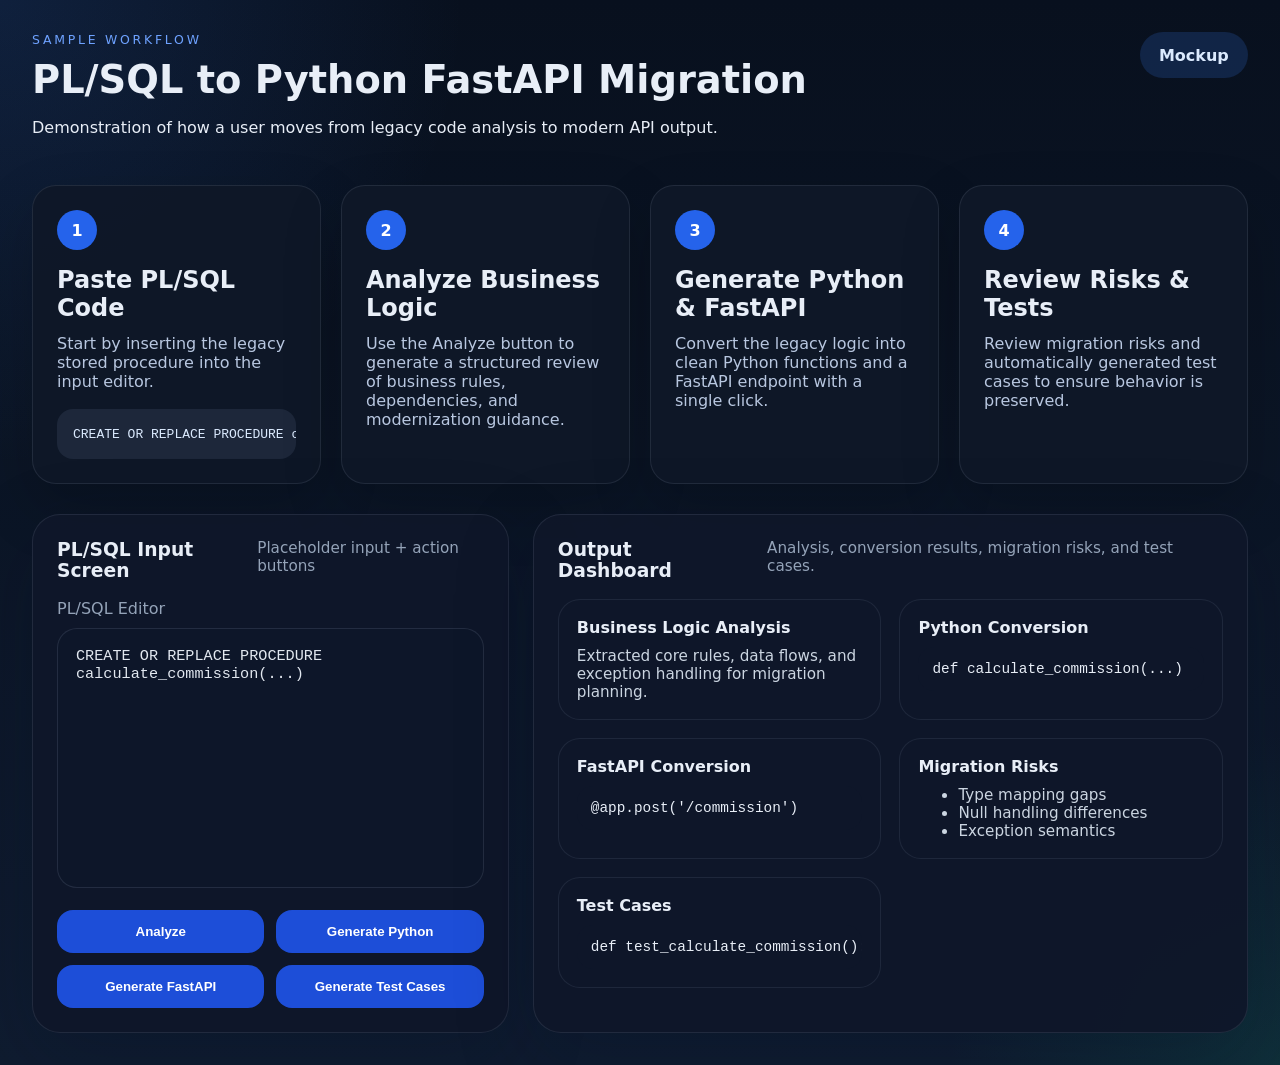
<file: mockups/index.html>
<!DOCTYPE html>
<html lang="en">
<head>
  <meta charset="UTF-8" />
  <meta name="viewport" content="width=device-width, initial-scale=1.0" />
  <title>Legacy Code Modernization Mockup</title>
  <link rel="stylesheet" href="styles.css" />
</head>
<body>
  <div class="mockup-shell">
    <header class="mockup-header">
      <div>
        <p class="mockup-eyebrow">Sample Workflow</p>
        <h1>PL/SQL to Python FastAPI Migration</h1>
        <p>Demonstration of how a user moves from legacy code analysis to modern API output.</p>
      </div>
      <div class="mockup-chip">Mockup</div>
    </header>

    <section class="step-grid">
      <article class="step-card">
        <div class="step-badge">1</div>
        <h2>Paste PL/SQL Code</h2>
        <p>Start by inserting the legacy stored procedure into the input editor.</p>
        <pre><code>CREATE OR REPLACE PROCEDURE calculate_commission(...</code></pre>
      </article>

      <article class="step-card">
        <div class="step-badge">2</div>
        <h2>Analyze Business Logic</h2>
        <p>Use the Analyze button to generate a structured review of business rules, dependencies, and modernization guidance.</p>
      </article>

      <article class="step-card">
        <div class="step-badge">3</div>
        <h2>Generate Python & FastAPI</h2>
        <p>Convert the legacy logic into clean Python functions and a FastAPI endpoint with a single click.</p>
      </article>

      <article class="step-card">
        <div class="step-badge">4</div>
        <h2>Review Risks & Tests</h2>
        <p>Review migration risks and automatically generated test cases to ensure behavior is preserved.</p>
      </article>
    </section>

    <section class="visual-grid">
      <article class="screen-card">
        <div class="screen-header">
          <h3>PL/SQL Input Screen</h3>
          <span>Placeholder input + action buttons</span>
        </div>
        <div class="screen-body">
          <div class="input-block">
            <label>PL/SQL Editor</label>
            <textarea readonly>CREATE OR REPLACE PROCEDURE calculate_commission(...)</textarea>
          </div>
          <div class="button-row">
            <button>Analyze</button>
            <button>Generate Python</button>
            <button>Generate FastAPI</button>
            <button>Generate Test Cases</button>
          </div>
        </div>
      </article>

      <article class="screen-card large">
        <div class="screen-header">
          <h3>Output Dashboard</h3>
          <span>Analysis, conversion results, migration risks, and test cases.</span>
        </div>
        <div class="result-grid">
          <div class="result-panel">
            <h4>Business Logic Analysis</h4>
            <p>Extracted core rules, data flows, and exception handling for migration planning.</p>
          </div>
          <div class="result-panel">
            <h4>Python Conversion</h4>
            <pre><code>def calculate_commission(...)</code></pre>
          </div>
          <div class="result-panel">
            <h4>FastAPI Conversion</h4>
            <pre><code>@app.post('/commission')</code></pre>
          </div>
          <div class="result-panel">
            <h4>Migration Risks</h4>
            <ul>
              <li>Type mapping gaps</li>
              <li>Null handling differences</li>
              <li>Exception semantics</li>
            </ul>
          </div>
          <div class="result-panel">
            <h4>Test Cases</h4>
            <pre><code>def test_calculate_commission():</code></pre>
          </div>
        </div>
      </article>
    </section>
  </div>
</body>
</html>
</file>
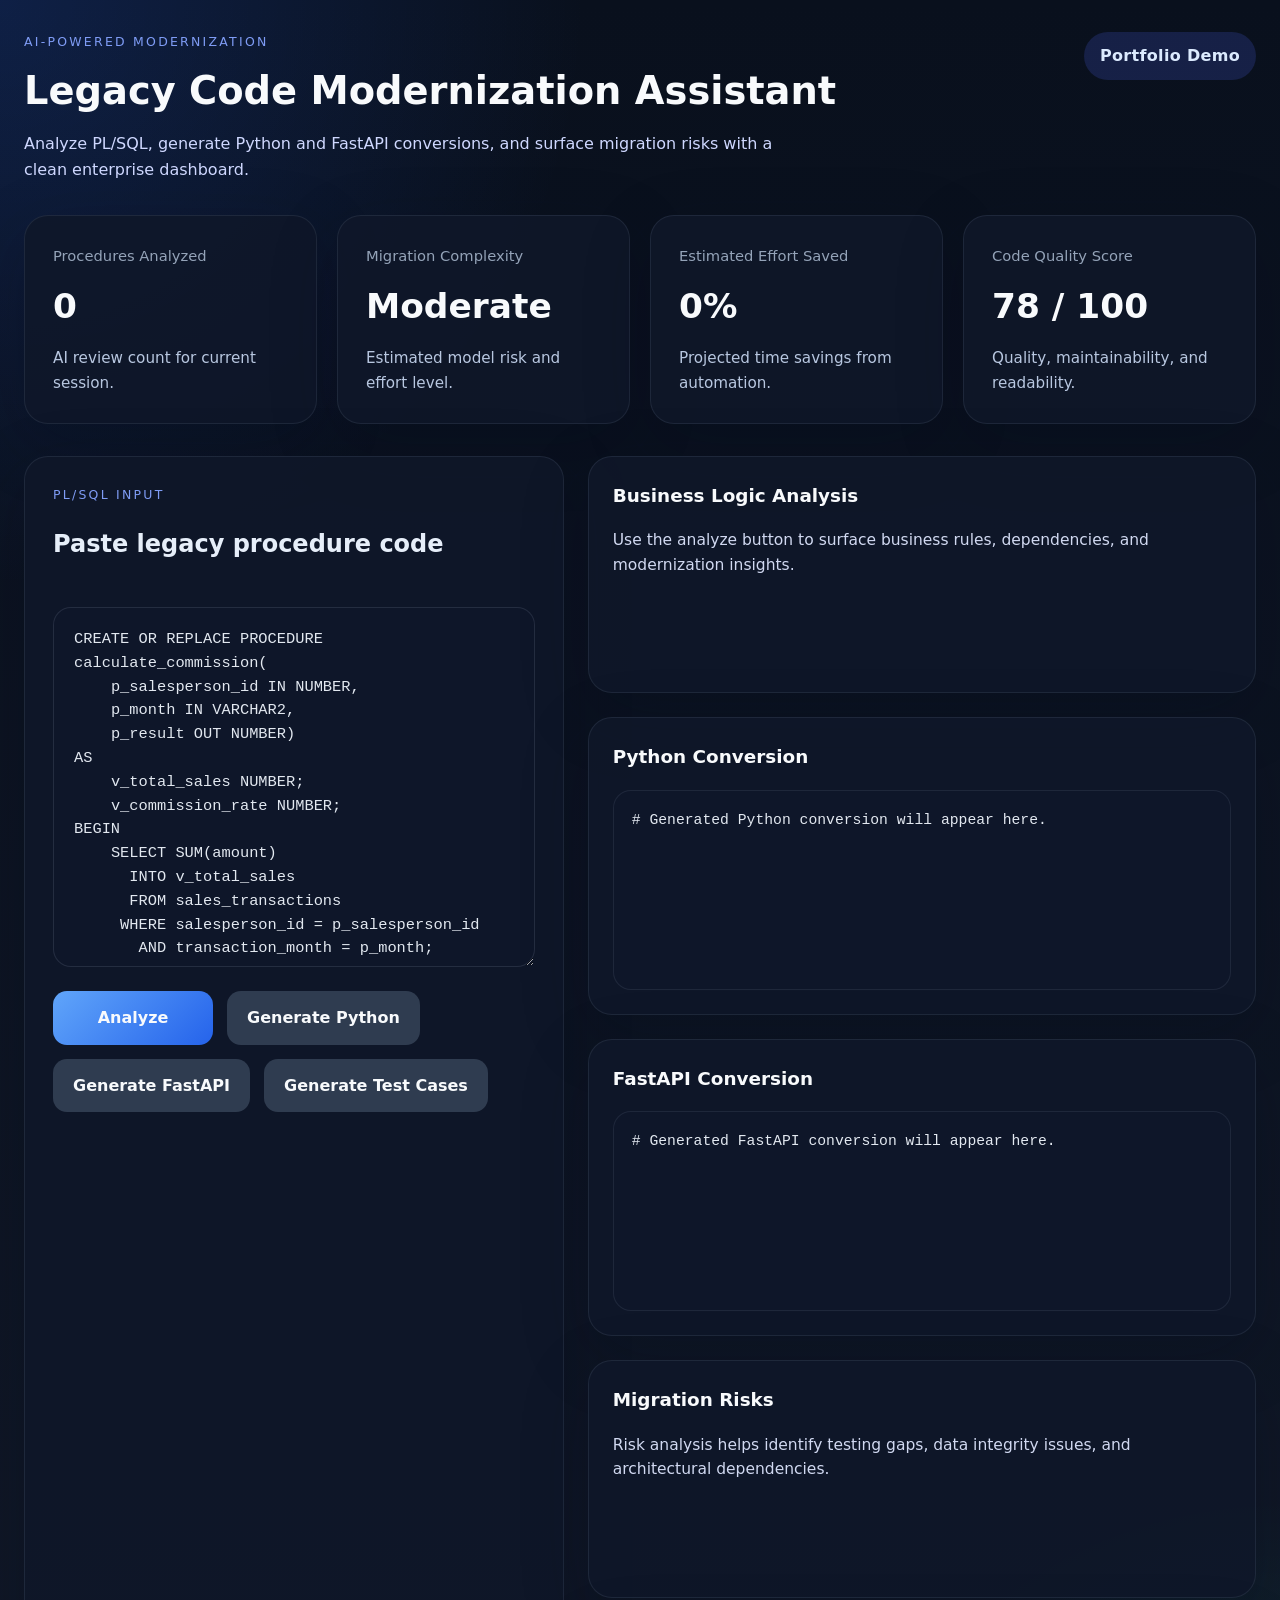
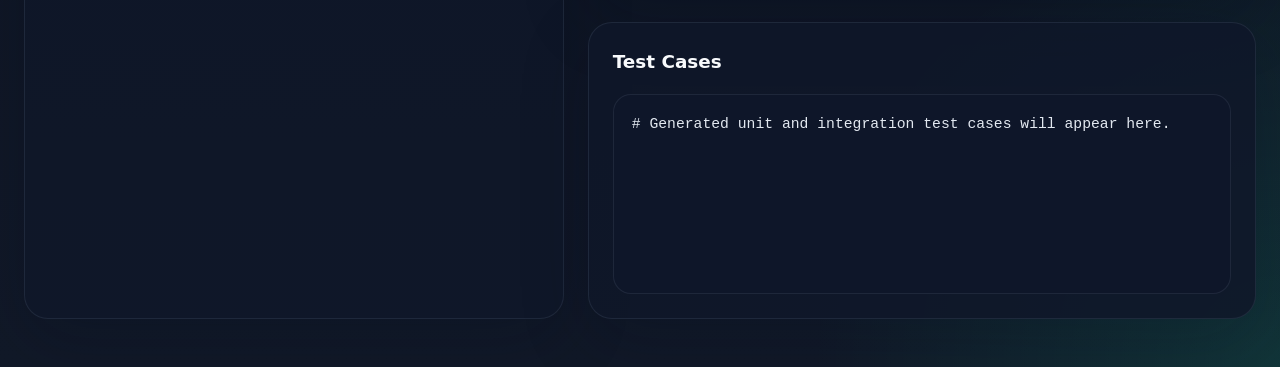
<file: static/index.html>
<!DOCTYPE html>
<html lang="en">
<head>
  <meta charset="UTF-8" />
  <meta name="viewport" content="width=device-width, initial-scale=1.0" />
  <title>Legacy Code Modernization Dashboard</title>
  <link rel="stylesheet" href="./styles.css" />
</head>
<body>
  <div class="app-shell">
    <header class="topbar">
      <div>
        <p class="eyebrow">AI-Powered Modernization</p>
        <h1>Legacy Code Modernization Assistant</h1>
        <p class="subtitle">Analyze PL/SQL, generate Python and FastAPI conversions, and surface migration risks with a clean enterprise dashboard.</p>
      </div>
      <div class="header-actions">
        <span class="badge">Portfolio Demo</span>
      </div>
    </header>

    <section class="metric-grid" aria-label="Migration metrics">
      <article class="metric-card">
        <p class="metric-label">Procedures Analyzed</p>
        <h2 id="procedures-analyzed">0</h2>
        <p class="metric-note">AI review count for current session.</p>
      </article>
      <article class="metric-card">
        <p class="metric-label">Migration Complexity</p>
        <h2 id="migration-complexity">Moderate</h2>
        <p class="metric-note">Estimated model risk and effort level.</p>
      </article>
      <article class="metric-card">
        <p class="metric-label">Estimated Effort Saved</p>
        <h2 id="effort-saved">0%</h2>
        <p class="metric-note">Projected time savings from automation.</p>
      </article>
      <article class="metric-card">
        <p class="metric-label">Code Quality Score</p>
        <h2 id="code-quality">0 / 100</h2>
        <p class="metric-note">Quality, maintainability, and readability.</p>
      </article>
    </section>

    <div class="dashboard-grid">
      <section class="workspace-card">
        <div class="card-header">
          <div>
            <p class="eyebrow">PL/SQL Input</p>
            <h2>Paste legacy procedure code</h2>
          </div>
        </div>

        <textarea id="sql-input" placeholder="Paste your PL/SQL procedure here...">CREATE OR REPLACE PROCEDURE calculate_commission(
    p_salesperson_id IN NUMBER,
    p_month IN VARCHAR2,
    p_result OUT NUMBER)
AS
    v_total_sales NUMBER;
    v_commission_rate NUMBER;
BEGIN
    SELECT SUM(amount)
      INTO v_total_sales
      FROM sales_transactions
     WHERE salesperson_id = p_salesperson_id
       AND transaction_month = p_month;

    SELECT commission_rate
      INTO v_commission_rate
      FROM commission_rates
     WHERE month_code = p_month;

    IF v_total_sales IS NULL THEN
        v_total_sales := 0;
    END IF;

    p_result := v_total_sales * v_commission_rate;
END calculate_commission;</textarea>

        <div class="action-row">
          <button class="primary-btn" onclick="analyzeCode()">Analyze</button>
          <button onclick="generatePython()">Generate Python</button>
          <button onclick="generateFastAPI()">Generate FastAPI</button>
          <button onclick="generateTestCases()">Generate Test Cases</button>
        </div>
      </section>

      <section class="output-panel">
        <article class="output-card">
          <div class="output-header">
            <h3>Business Logic Analysis</h3>
          </div>
          <div id="analysis-output" class="output-content">
            <p>Use the analyze button to surface business rules, dependencies, and modernization insights.</p>
          </div>
        </article>

        <article class="output-card">
          <div class="output-header">
            <h3>Python Conversion</h3>
          </div>
          <pre id="python-output" class="code-output"># Generated Python conversion will appear here.</pre>
        </article>

        <article class="output-card">
          <div class="output-header">
            <h3>FastAPI Conversion</h3>
          </div>
          <pre id="fastapi-output" class="code-output"># Generated FastAPI conversion will appear here.</pre>
        </article>

        <article class="output-card">
          <div class="output-header">
            <h3>Migration Risks</h3>
          </div>
          <div id="risks-output" class="output-content">
            <p>Risk analysis helps identify testing gaps, data integrity issues, and architectural dependencies.</p>
          </div>
        </article>

        <article class="output-card">
          <div class="output-header">
            <h3>Test Cases</h3>
          </div>
          <pre id="tests-output" class="code-output"># Generated unit and integration test cases will appear here.</pre>
        </article>
      </section>
    </div>
  </div>
  <script src="./app.js"></script>
</body>
</html>
</file>
<file: mockups/styles.css>
:root {
  color-scheme: dark;
  font-family: Inter, ui-sans-serif, system-ui, -apple-system, BlinkMacSystemFont, 'Segoe UI', sans-serif;
  background: #08101e;
  color: #e8eef7;
}

* {
  box-sizing: border-box;
}

body {
  margin: 0;
  min-height: 100vh;
  padding: 32px;
  background: radial-gradient(circle at top left, rgba(59, 130, 246, 0.14), transparent 28%),
    radial-gradient(circle at bottom right, rgba(16, 185, 129, 0.12), transparent 20%),
    linear-gradient(180deg, #08101e 0%, #0f1c30 100%);
}

.mockup-shell {
  max-width: 1320px;
  margin: 0 auto;
}

.mockup-header {
  display: flex;
  justify-content: space-between;
  gap: 24px;
  align-items: flex-start;
  margin-bottom: 32px;
}

.mockup-eyebrow {
  margin: 0 0 10px;
  text-transform: uppercase;
  letter-spacing: 0.22em;
  color: #6ea2ff;
  font-size: 0.78rem;
}

h1 {
  margin: 0;
  font-size: clamp(2rem, 3vw, 3.2rem);
}

.mockup-chip {
  display: inline-flex;
  padding: 0.85rem 1.2rem;
  border-radius: 999px;
  background: rgba(59, 130, 246, 0.18);
  color: #dbeafe;
  font-weight: 700;
}

.step-grid {
  display: grid;
  grid-template-columns: repeat(4, minmax(0, 1fr));
  gap: 20px;
  margin-bottom: 30px;
}

.step-card {
  background: rgba(15, 24, 40, 0.94);
  border: 1px solid rgba(148, 163, 184, 0.14);
  border-radius: 24px;
  padding: 24px;
  box-shadow: 0 24px 60px rgba(0, 0, 0, 0.18);
}

.step-badge {
  display: inline-flex;
  align-items: center;
  justify-content: center;
  width: 40px;
  height: 40px;
  border-radius: 50%;
  background: #2563eb;
  color: white;
  font-weight: 700;
  margin-bottom: 16px;
}

.step-card h2 {
  margin: 0 0 12px;
}

.step-card p {
  margin: 0 0 18px;
  color: #b8c7e0;
}

.step-card pre {
  margin: 0;
  padding: 16px;
  border-radius: 16px;
  background: rgba(30, 41, 59, 0.95);
  color: #dbeafe;
  overflow-x: auto;
  font-family: ui-monospace, SFMono-Regular, Menlo, Monaco, Consolas, 'Liberation Mono', 'Courier New', monospace;
}

.visual-grid {
  display: grid;
  grid-template-columns: 0.9fr 1.35fr;
  gap: 24px;
}

.screen-card {
  background: rgba(15, 23, 42, 0.95);
  border: 1px solid rgba(148, 163, 184, 0.14);
  border-radius: 28px;
  padding: 24px;
  box-shadow: 0 24px 80px rgba(1, 13, 35, 0.22);
}

.screen-card.large {
  display: flex;
  flex-direction: column;
}

.screen-header {
  display: flex;
  justify-content: space-between;
  gap: 16px;
  align-items: flex-start;
  margin-bottom: 18px;
}

.screen-header h3 {
  margin: 0;
}

.screen-header span {
  color: #94a3b8;
  font-size: 0.95rem;
}

.screen-body {
  display: grid;
  gap: 18px;
}

.input-block label {
  display: block;
  margin-bottom: 10px;
  color: #94a3b8;
}

textarea {
  width: 100%;
  min-height: 260px;
  resize: none;
  border: 1px solid rgba(148, 163, 184, 0.16);
  border-radius: 20px;
  background: rgba(14, 23, 42, 0.97);
  color: #e2e8f0;
  padding: 18px;
  font-family: ui-monospace, SFMono-Regular, Menlo, Monaco, Consolas, 'Liberation Mono', 'Courier New', monospace;
  font-size: 0.95rem;
}

.button-row {
  display: grid;
  grid-template-columns: repeat(2, minmax(0, 1fr));
  gap: 12px;
}

button {
  padding: 14px 18px;
  border: none;
  border-radius: 16px;
  background: #1d4ed8;
  color: white;
  font-weight: 700;
  cursor: pointer;
}

.result-grid {
  display: grid;
  grid-template-columns: repeat(2, minmax(0, 1fr));
  gap: 18px;
}

.result-panel {
  background: rgba(15, 23, 42, 0.9);
  border: 1px solid rgba(148, 163, 184, 0.12);
  border-radius: 22px;
  padding: 18px;
}

.result-panel h4 {
  margin: 0 0 10px;
}

.result-panel p,
.result-panel ul {
  margin: 0;
  color: #cbd5e1;
  font-size: 0.95rem;
}

.result-panel pre {
  margin: 0;
  padding: 14px;
  border-radius: 16px;
  background: rgba(14, 23, 42, 0.95);
  overflow-x: auto;
  font-size: 0.9rem;
}

@media (max-width: 1120px) {
  .step-grid,
  .visual-grid,
  .button-row,
  .result-grid {
    grid-template-columns: 1fr;
  }
}
</file>
<file: static/styles.css>
:root {
  color-scheme: dark;
  font-family: Inter, ui-sans-serif, system-ui, -apple-system, BlinkMacSystemFont, 'Segoe UI', sans-serif;
  background: #0e1726;
  color: #e6eef9;
  font-size: 16px;
  line-height: 1.6;
}

* {
  box-sizing: border-box;
}

body {
  margin: 0;
  min-height: 100vh;
  background-image: radial-gradient(circle at top left, rgba(40, 104, 255, 0.18), transparent 25%),
    radial-gradient(circle at bottom right, rgba(20, 255, 179, 0.12), transparent 20%),
    linear-gradient(180deg, #09101d 0%, #111928 100%);
}

button {
  font: inherit;
}

.app-shell {
  max-width: 1440px;
  margin: 0 auto;
  padding: 32px 24px 48px;
}

.topbar {
  display: flex;
  align-items: flex-start;
  justify-content: space-between;
  gap: 24px;
  margin-bottom: 32px;
}

.eyebrow {
  margin: 0 0 8px;
  text-transform: uppercase;
  letter-spacing: 0.18em;
  font-size: 0.78rem;
  color: #7f9cf5;
}

h1 {
  margin: 0 0 10px;
  font-size: clamp(2rem, 3vw, 3rem);
  color: #f8fafc;
}

.subtitle {
  margin: 0;
  color: #cfd8ff;
  max-width: 760px;
}

.header-actions {
  display: flex;
  align-items: center;
}

.badge {
  display: inline-flex;
  padding: 0.7rem 1rem;
  border-radius: 999px;
  background: rgba(84, 105, 255, 0.18);
  color: #dbeafe;
  font-weight: 600;
  letter-spacing: 0.02em;
}

.metric-grid {
  display: grid;
  grid-template-columns: repeat(4, minmax(0, 1fr));
  gap: 20px;
  margin-bottom: 32px;
}

.metric-card,
.workspace-card,
.output-card {
  background: rgba(15, 23, 42, 0.88);
  border: 1px solid rgba(148, 163, 184, 0.12);
  border-radius: 24px;
  box-shadow: 0 20px 70px rgba(4, 12, 31, 0.2);
}

.metric-card {
  padding: 28px;
}

.metric-label {
  margin: 0 0 12px;
  color: #94a3b8;
  font-size: 0.92rem;
}

.metric-card h2 {
  margin: 0;
  font-size: 2.15rem;
  color: #f8fafc;
}

.metric-note {
  margin: 12px 0 0;
  color: #b8c7e0;
  font-size: 0.95rem;
}

.dashboard-grid {
  display: grid;
  grid-template-columns: 1.05fr 1.3fr;
  gap: 24px;
}

.workspace-card {
  padding: 28px;
  display: flex;
  flex-direction: column;
  gap: 24px;
}

.card-header {
  display: flex;
  justify-content: space-between;
  align-items: flex-start;
  gap: 16px;
}

textarea {
  width: 100%;
  min-height: 360px;
  border: 1px solid rgba(148, 163, 184, 0.16);
  border-radius: 18px;
  padding: 20px;
  resize: vertical;
  color: #e2e8f0;
  background: rgba(15, 23, 42, 0.95);
  font-family: ui-monospace, SFMono-Regular, Menlo, Monaco, Consolas, 'Liberation Mono', 'Courier New', monospace;
  font-size: 0.96rem;
  line-height: 1.55;
}

textarea:focus {
  outline: none;
  border-color: #5b8def;
  box-shadow: 0 0 0 4px rgba(91, 141, 239, 0.18);
}

.action-row {
  display: flex;
  flex-wrap: wrap;
  gap: 14px;
}

button {
  cursor: pointer;
  border: none;
  border-radius: 14px;
  padding: 14px 20px;
  font-weight: 600;
  transition: transform 0.16s ease, background-color 0.16s ease, box-shadow 0.16s ease;
  color: #f8fafc;
  background: rgba(59, 130, 246, 0.96);
}

button:hover {
  transform: translateY(-1px);
  box-shadow: 0 18px 40px rgba(59, 130, 246, 0.22);
}

button.primary-btn {
  min-width: 160px;
  background: linear-gradient(135deg, #60a5fa, #2563eb);
}

button:not(.primary-btn) {
  background: rgba(51, 65, 85, 0.9);
}

.output-panel {
  display: grid;
  grid-template-columns: 1fr;
  gap: 24px;
}

.output-card {
  padding: 24px;
}

.output-header {
  display: flex;
  align-items: center;
  justify-content: space-between;
  margin-bottom: 18px;
}

.output-header h3 {
  margin: 0;
  font-size: 1.15rem;
  color: #f8fafc;
}

.output-content {
  color: #d1d9f1;
  font-size: 0.97rem;
  min-height: 140px;
}

.code-output {
  margin: 0;
  background: rgba(15, 23, 42, 0.95);
  border: 1px solid rgba(148, 163, 184, 0.12);
  border-radius: 18px;
  padding: 18px;
  font-family: ui-monospace, SFMono-Regular, Menlo, Monaco, Consolas, 'Liberation Mono', 'Courier New', monospace;
  font-size: 0.92rem;
  overflow-x: auto;
  color: #e2e8f0;
  min-height: 200px;
}

@media (max-width: 1080px) {
  .dashboard-grid {
    grid-template-columns: 1fr;
  }

  .metric-grid {
    grid-template-columns: repeat(2, minmax(0, 1fr));
  }
}

@media (max-width: 720px) {
  .metric-grid {
    grid-template-columns: 1fr;
  }

  .topbar {
    flex-direction: column;
    align-items: stretch;
  }
}
</file>
